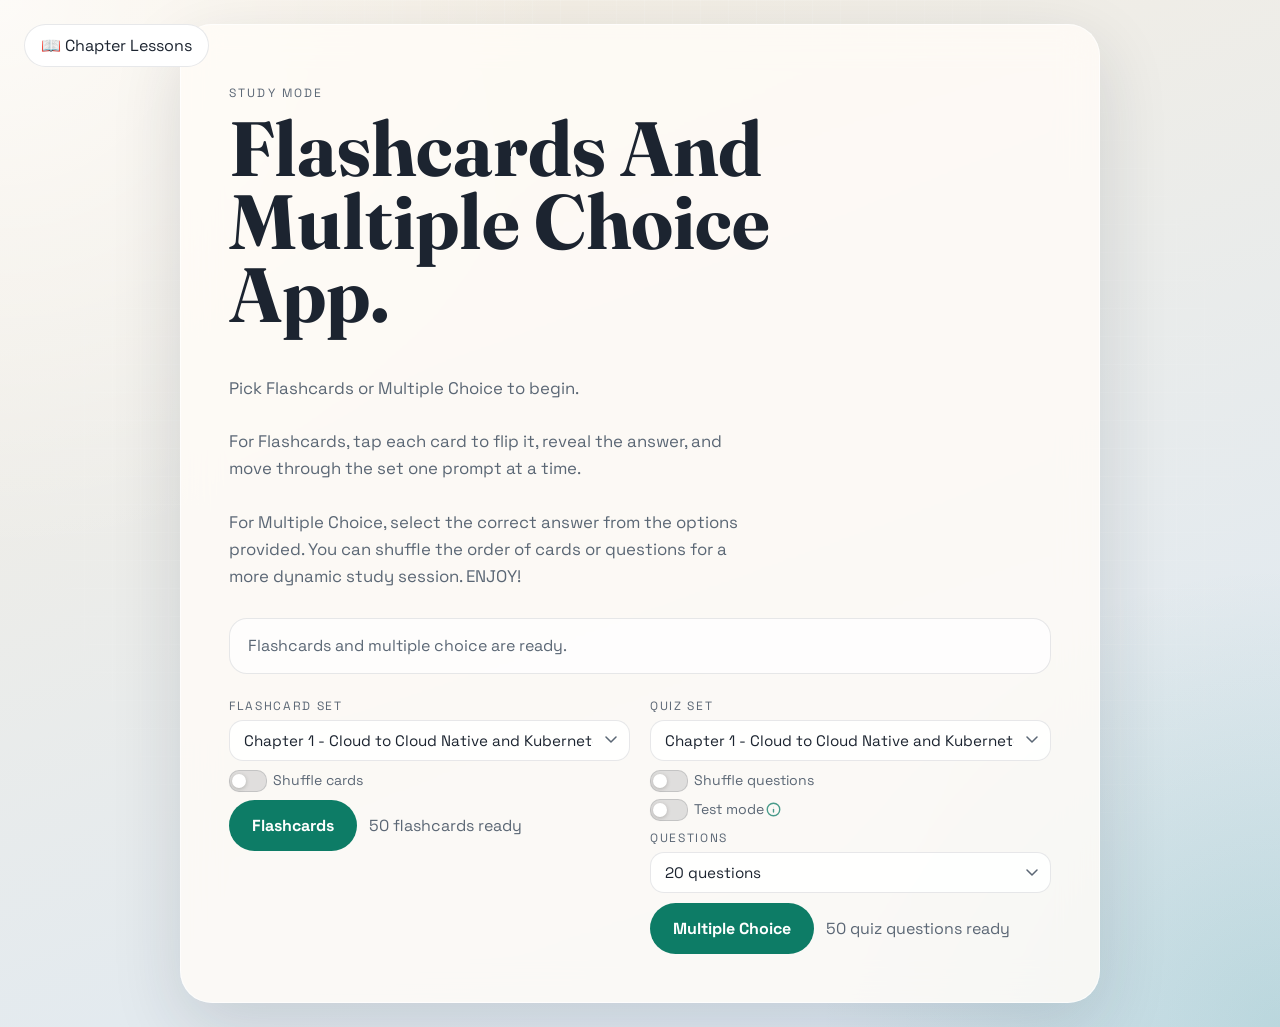
<file: index.html>
<!DOCTYPE html>
<html lang="en">
<head>
  <meta charset="UTF-8">
  <meta name="viewport" content="width=device-width, initial-scale=1.0">
  <title>Flashcard Study App</title>
  <link rel="preconnect" href="https://fonts.googleapis.com">
  <link rel="preconnect" href="https://fonts.gstatic.com" crossorigin>
  <link href="https://fonts.googleapis.com/css2?family=Space+Grotesk:wght@400;500;700&family=Fraunces:opsz,wght@9..144,600&display=swap" rel="stylesheet">
  <link rel="stylesheet" href="Frontend/css/styles.css">
</head>
<body>
  <a href="Chapters/learning-app/index.html" class="ghost-button" style="position: fixed; top: 24px; left: 24px; text-decoration: none; z-index: 100;">📖 Chapter Lessons</a>
  <main class="app-shell">
    <section class="hero-panel" id="introScreen">
      <p class="eyebrow">Study mode</p>
      <h1>Flashcards And Multiple Choice App.</h1>
      <p class="hero-copy">
        <br>Pick Flashcards or Multiple Choice to begin. <br> <br> For Flashcards, tap each card to flip it, reveal the answer, and move through the set one prompt at a time. <br> <br> For Multiple Choice, select the correct answer from the options provided. You can shuffle the order of cards or questions for a more dynamic study session. ENJOY!
      </p>

      <div class="status-box" id="introStatus" aria-live="polite">
        Loading flashcards...
      </div>

      <div class="hero-actions">
        <div class="mode-slot">
          <div class="mode-select-wrap hidden" id="flashcardSelectWrap">
            <label class="mode-select-label" for="flashcardSelect">Flashcard set</label>
            <select class="mode-select" id="flashcardSelect" aria-label="Select flashcard set"></select>
          </div>
          <label class="shuffle-toggle">
            <input type="checkbox" id="flashcardShuffle">
            <span>Shuffle cards</span>
          </label>
          <div class="mode-slot-footer">
            <button class="mode-button" id="startButton" type="button" disabled>Flashcards</button>
            <span class="card-count" id="cardCount">0 flashcards ready</span>
          </div>
        </div>
        <div class="mode-slot">
          <div class="mode-select-wrap hidden" id="quizSelectWrap">
            <label class="mode-select-label" for="quizSelect">Quiz set</label>
            <select class="mode-select" id="quizSelect" aria-label="Select quiz set"></select>
          </div>
          <label class="shuffle-toggle">
            <input type="checkbox" id="quizShuffle">
            <span>Shuffle questions</span>
          </label>
          <label class="shuffle-toggle">
            <input type="checkbox" id="testModeToggle">
            <span>Test mode</span>
            <span class="info-icon" aria-label="What is test mode?" tabindex="0">
              <svg xmlns="http://www.w3.org/2000/svg" width="15" height="15" viewBox="0 0 24 24" fill="none" stroke="currentColor" stroke-width="2.2" stroke-linecap="round" stroke-linejoin="round" aria-hidden="true">
                <circle cx="12" cy="12" r="10"/>
                <line x1="12" y1="16" x2="12" y2="12"/>
                <circle cx="12" cy="8" r="0.5" fill="currentColor" stroke="none"/>
              </svg>
              <span class="info-tooltip" role="tooltip">In test mode, your score will be tracked but answers won&rsquo;t be revealed until the end&hellip;and no BACKIES! Happy studying!</span>
            </span>
          </label>
          <div class="mode-select-wrap" id="quizCountWrap">
            <label class="mode-select-label" for="quizCountSelect">Questions</label>
            <select class="mode-select" id="quizCountSelect" aria-label="Number of questions">
              <option value="20">20 questions</option>
              <option value="30">30 questions</option>
              <option value="40">40 questions</option>
              <option value="all">All questions</option>
              <option id="quizCount60Option" value="60">60 questions (Mock Exam ONLY)</option>
            </select>
          </div>
          <div class="mode-slot-footer">
            <button class="mode-button" id="quizButton" type="button" disabled>Multiple Choice</button>
            <span class="card-count" id="quizCount">0 quiz questions ready</span>
          </div>
        </div>
      </div>
    </section>

    <section class="study-panel hidden" id="studyScreen" aria-live="polite">
      <div class="study-toolbar">
        <button class="ghost-button" id="backButton" type="button">Back</button>
        <div id="testCounters" class="test-counters hidden" aria-hidden="true">
          <span class="counter-label">Correct:</span> <span id="correctCount">0</span>
          <span class="counter-sep">/</span>
          <span class="counter-label">Wrong:</span> <span id="wrongCount">0</span>
        </div>
        <div id="timerDisplay" class="timer hidden" aria-live="polite" title="Remaining time"></div>
        <div class="progress-text" id="progressText">Card 1 of 1</div>
      </div>

      <div class="flashcard-wrap">
        <button class="flashcard" id="flashcard" type="button" aria-label="Flip flashcard">
          <span class="flashcard-face flashcard-front">
            <span class="face-label">Question</span>
            <span class="face-content" id="questionText"></span>
          </span>
          <span class="flashcard-face flashcard-back">
            <span class="face-label">Answer</span>
            <span class="face-content" id="answerText"></span>
          </span>
        </button>
      </div>

      <section class="quiz-wrap hidden" id="quizWrap" aria-live="polite">
        <div class="quiz-card">
          <div class="quiz-result hidden" id="quizResultBadge" aria-hidden="true"></div>
          <span class="face-label">Question</span>
          <h2 class="quiz-question" id="quizQuestionText"></h2>
          <div class="quiz-options" id="quizOptions"></div>
        </div>
      </section>

      <p class="helper-text" id="helperText">Click the card to reveal the answer.</p>

      <div class="study-actions">
        <button class="secondary-button" id="prevButton" type="button">Previous</button>
        <button class="primary-button" id="nextButton" type="button">Next</button>
      </div>

      <div class="status-box hidden" id="studyStatus" aria-live="polite"></div>
      <div class="status-box hidden" id="quizExplanation" aria-live="polite"></div>
    </section>
  </main>

  <script type="module" src="Frontend/js/app.js"></script>
</body>
</html>
</file>
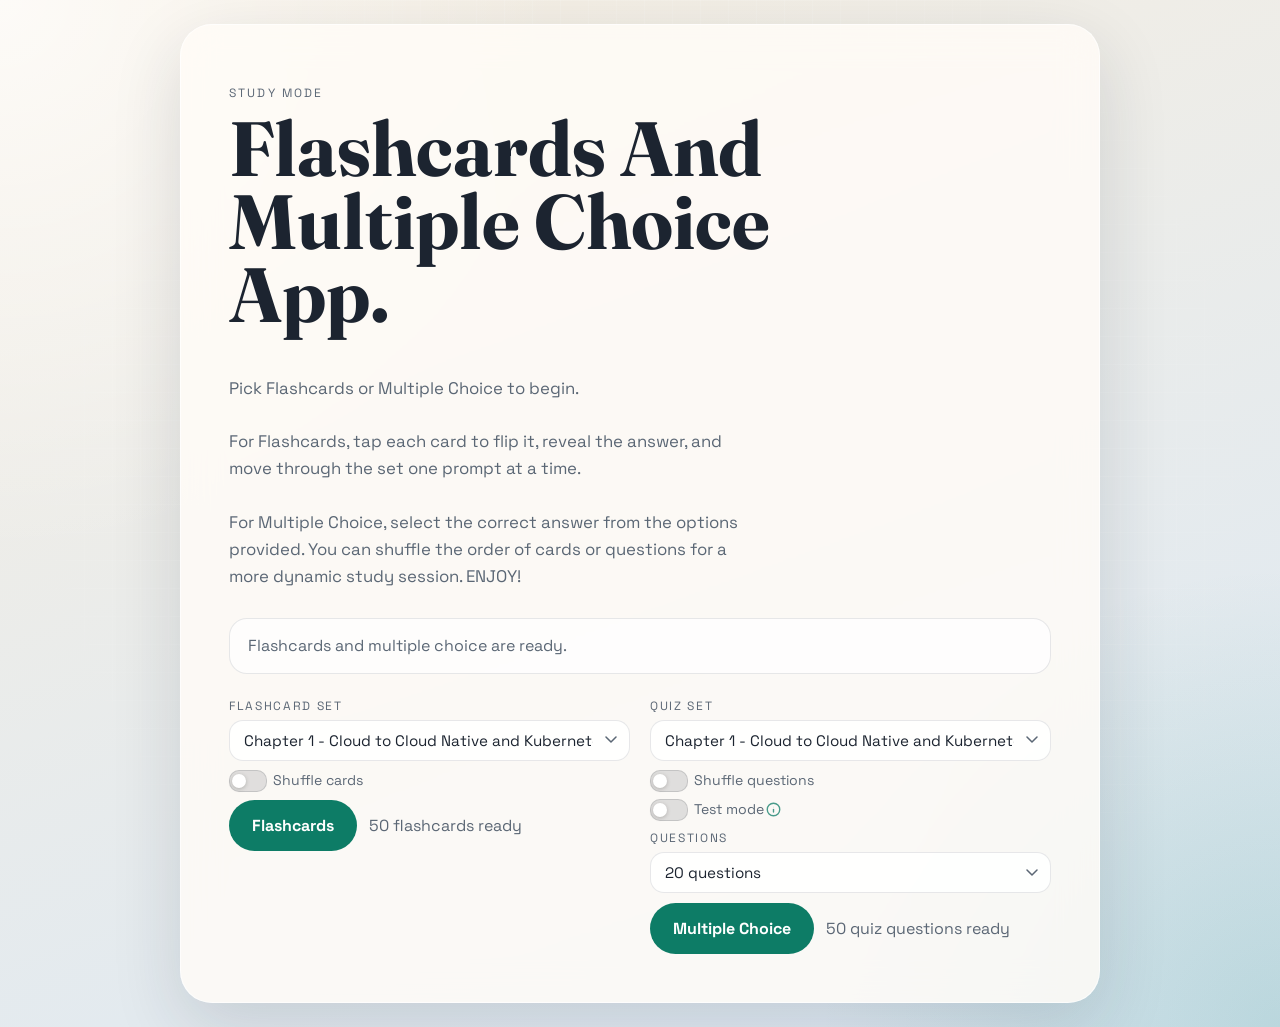
<file: Backup/index.html>
<!DOCTYPE html>
<html lang="en">
<head>
  <meta charset="UTF-8">
  <meta name="viewport" content="width=device-width, initial-scale=1.0">
  <title>Flashcard Study App</title>
  <link rel="preconnect" href="https://fonts.googleapis.com">
  <link rel="preconnect" href="https://fonts.gstatic.com" crossorigin>
  <link href="https://fonts.googleapis.com/css2?family=Space+Grotesk:wght@400;500;700&family=Fraunces:opsz,wght@9..144,600&display=swap" rel="stylesheet">
  <link rel="stylesheet" href="Frontend/css/styles.css">
</head>
<body>
  <main class="app-shell">
    <section class="hero-panel" id="introScreen">
      <p class="eyebrow">Study mode</p>
      <h1>Flashcards And Multiple Choice App.</h1>
      <p class="hero-copy">
        <br>Pick Flashcards or Multiple Choice to begin. <br> <br> For Flashcards, tap each card to flip it, reveal the answer, and move through the set one prompt at a time. <br> <br> For Multiple Choice, select the correct answer from the options provided. You can shuffle the order of cards or questions for a more dynamic study session. ENJOY!
      </p>

      <div class="status-box" id="introStatus" aria-live="polite">
        Loading flashcards...
      </div>

      <div class="hero-actions">
        <div class="mode-slot">
          <div class="mode-select-wrap hidden" id="flashcardSelectWrap">
            <label class="mode-select-label" for="flashcardSelect">Flashcard set</label>
            <select class="mode-select" id="flashcardSelect" aria-label="Select flashcard set"></select>
          </div>
          <label class="shuffle-toggle">
            <input type="checkbox" id="flashcardShuffle">
            <span>Shuffle cards</span>
          </label>
          <div class="mode-slot-footer">
            <button class="mode-button" id="startButton" type="button" disabled>Flashcards</button>
            <span class="card-count" id="cardCount">0 flashcards ready</span>
          </div>
        </div>
        <div class="mode-slot">
          <div class="mode-select-wrap hidden" id="quizSelectWrap">
            <label class="mode-select-label" for="quizSelect">Quiz set</label>
            <select class="mode-select" id="quizSelect" aria-label="Select quiz set"></select>
          </div>
          <label class="shuffle-toggle">
            <input type="checkbox" id="quizShuffle">
            <span>Shuffle questions</span>
          </label>
          <label class="shuffle-toggle">
            <input type="checkbox" id="testModeToggle">
            <span>Test mode</span>
            <span class="info-icon" aria-label="What is test mode?" tabindex="0">
              <svg xmlns="http://www.w3.org/2000/svg" width="15" height="15" viewBox="0 0 24 24" fill="none" stroke="currentColor" stroke-width="2.2" stroke-linecap="round" stroke-linejoin="round" aria-hidden="true">
                <circle cx="12" cy="12" r="10"/>
                <line x1="12" y1="16" x2="12" y2="12"/>
                <circle cx="12" cy="8" r="0.5" fill="currentColor" stroke="none"/>
              </svg>
              <span class="info-tooltip" role="tooltip">In test mode, your score will be tracked but answers won&rsquo;t be revealed until the end&hellip;and no BACKIES! Happy studying!</span>
            </span>
          </label>
          <div class="mode-select-wrap" id="quizCountWrap">
            <label class="mode-select-label" for="quizCountSelect">Questions</label>
            <select class="mode-select" id="quizCountSelect" aria-label="Number of questions">
              <option value="20">20 questions</option>
              <option value="30">30 questions</option>
              <option value="40">40 questions</option>
              <option value="all">All questions</option>
              <option id="quizCount60Option" value="60">60 questions (Mock Exam ONLY)</option>
            </select>
          </div>
          <div class="mode-slot-footer">
            <button class="mode-button" id="quizButton" type="button" disabled>Multiple Choice</button>
            <span class="card-count" id="quizCount">0 quiz questions ready</span>
          </div>
        </div>
      </div>
    </section>

    <section class="study-panel hidden" id="studyScreen" aria-live="polite">
      <div class="study-toolbar">
        <button class="ghost-button" id="backButton" type="button">Back</button>
        <div id="testCounters" class="test-counters hidden" aria-hidden="true">
          <span class="counter-label">Correct:</span> <span id="correctCount">0</span>
          <span class="counter-sep">/</span>
          <span class="counter-label">Wrong:</span> <span id="wrongCount">0</span>
        </div>
        <div id="timerDisplay" class="timer hidden" aria-live="polite" title="Remaining time"></div>
        <div class="progress-text" id="progressText">Card 1 of 1</div>
      </div>

      <div class="flashcard-wrap">
        <button class="flashcard" id="flashcard" type="button" aria-label="Flip flashcard">
          <span class="flashcard-face flashcard-front">
            <span class="face-label">Question</span>
            <span class="face-content" id="questionText"></span>
          </span>
          <span class="flashcard-face flashcard-back">
            <span class="face-label">Answer</span>
            <span class="face-content" id="answerText"></span>
          </span>
        </button>
      </div>

      <section class="quiz-wrap hidden" id="quizWrap" aria-live="polite">
        <div class="quiz-card">
          <div class="quiz-result hidden" id="quizResultBadge" aria-hidden="true"></div>
          <span class="face-label">Question</span>
          <h2 class="quiz-question" id="quizQuestionText"></h2>
          <div class="quiz-options" id="quizOptions"></div>
        </div>
      </section>

      <p class="helper-text" id="helperText">Click the card to reveal the answer.</p>

      <div class="study-actions">
        <button class="secondary-button" id="prevButton" type="button">Previous</button>
        <button class="primary-button" id="nextButton" type="button">Next</button>
      </div>

      <div class="status-box hidden" id="studyStatus" aria-live="polite"></div>
      <div class="status-box hidden" id="quizExplanation" aria-live="polite"></div>
    </section>
  </main>

  <script type="module" src="Frontend/js/app.js"></script>
</body>
</html>
</file>
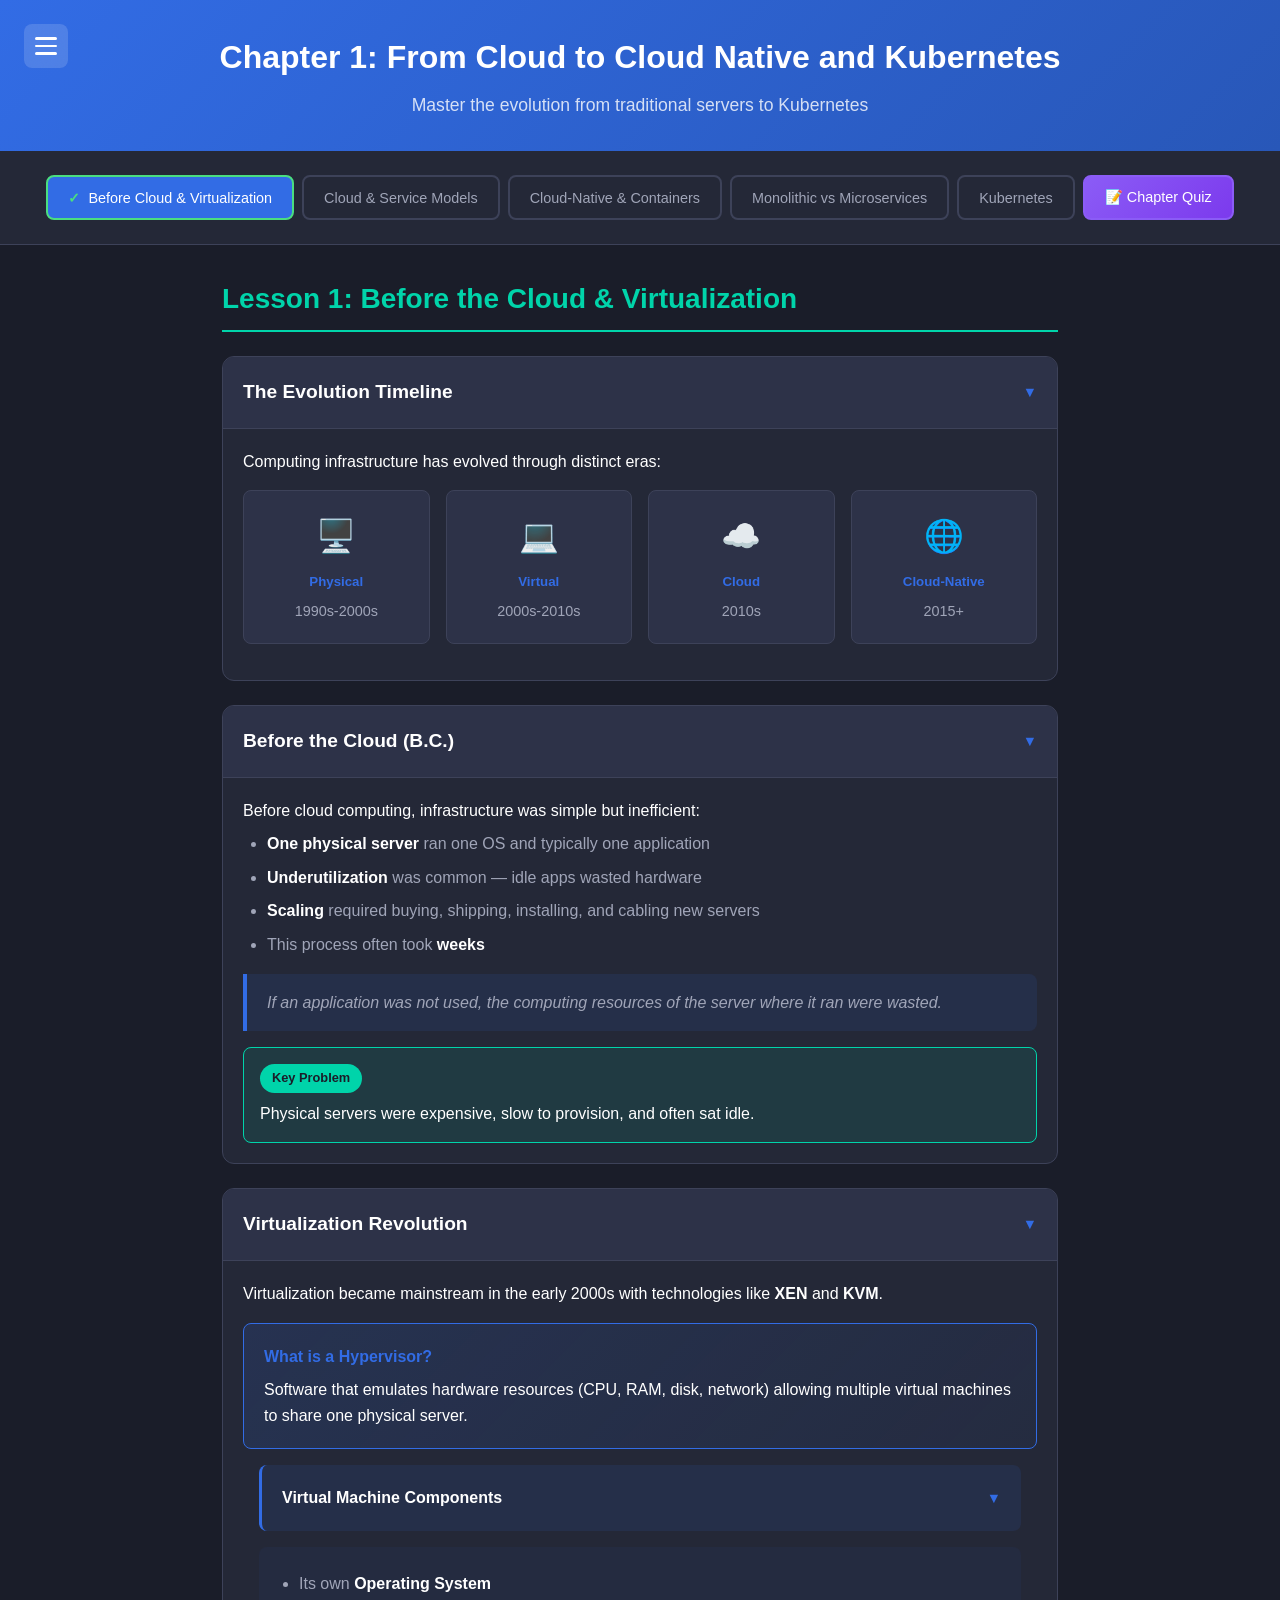
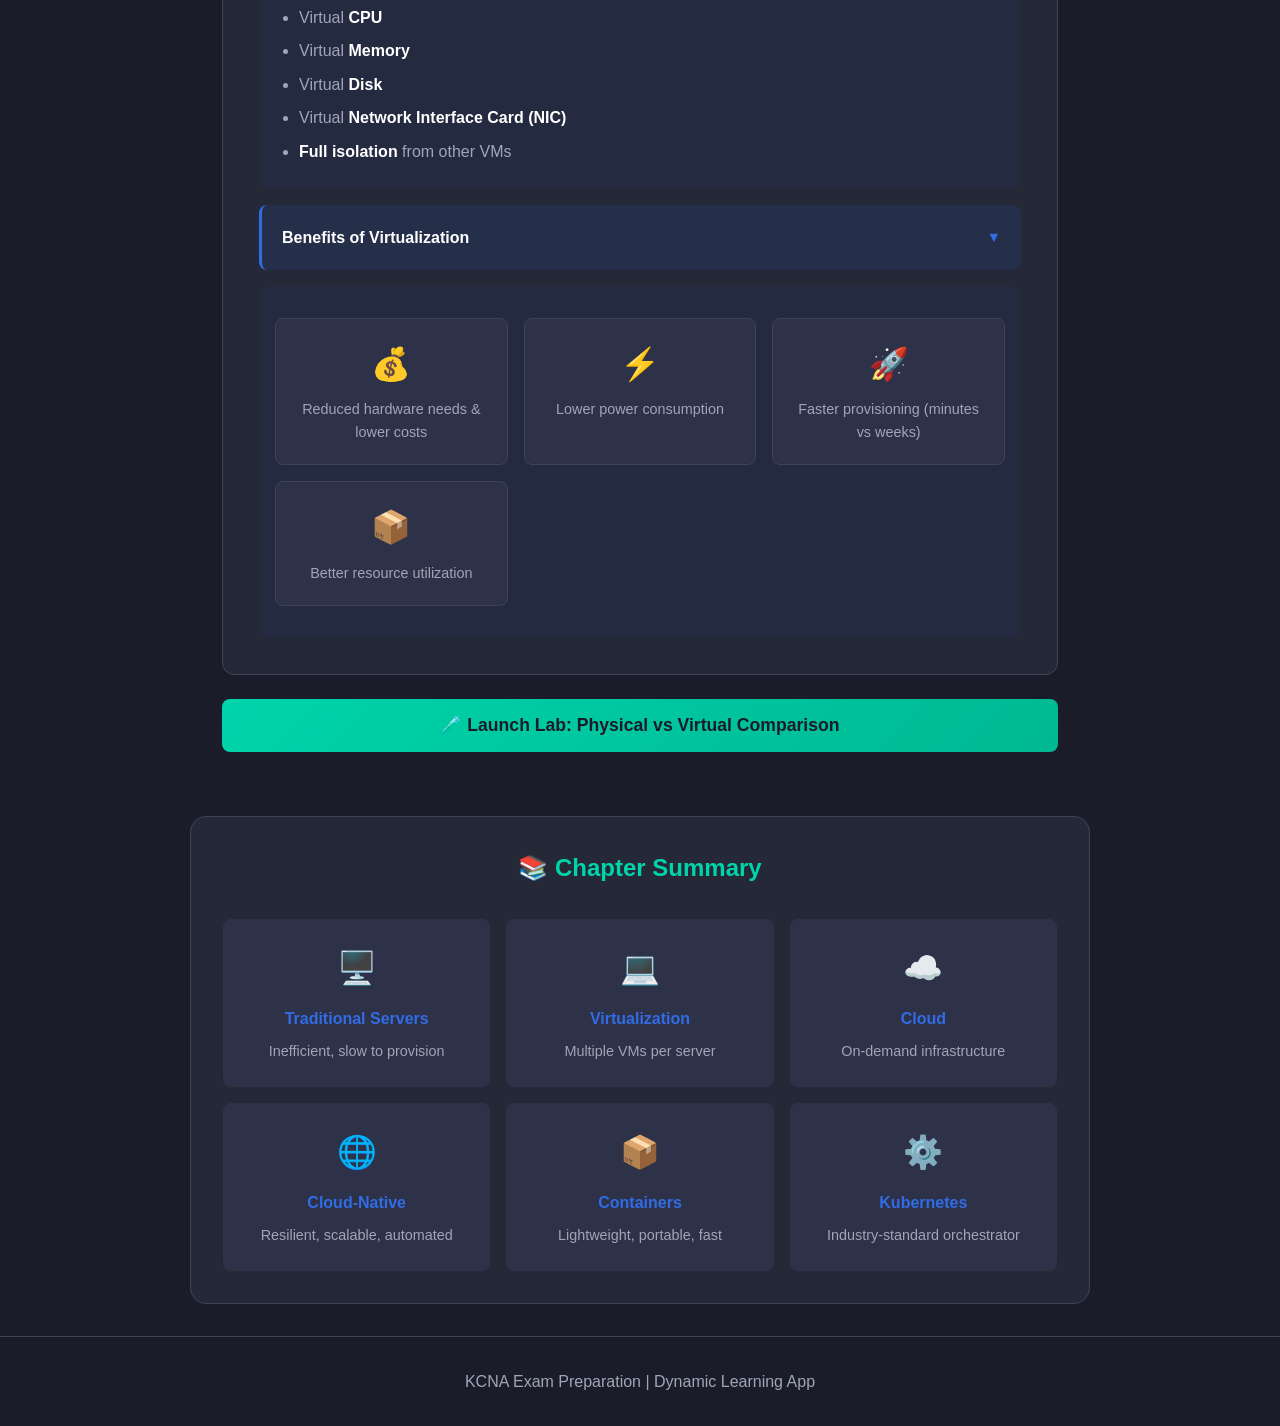
<file: Chapters/learning-app/index.html>
<!DOCTYPE html>
<html lang="en">
<head>
    <meta charset="UTF-8">
    <meta name="viewport" content="width=device-width, initial-scale=1.0">
    <title>KCNA Learning App</title>
    <link rel="stylesheet" href="styles.css">
</head>
<body>
    <header id="app-header">
        <h1 id="chapter-title">Loading...</h1>
        <p class="subtitle" id="chapter-subtitle"></p>
        
        <!-- Chapter Selector Hamburger -->
        <div class="chapter-menu">
            <button class="hamburger" id="hamburger-btn" onclick="toggleChapterMenu()">
                <span class="hamburger-line"></span>
                <span class="hamburger-line"></span>
                <span class="hamburger-line"></span>
            </button>
            <div class="chapter-dropdown" id="chapter-dropdown">
                <h4>📖 Select Chapter</h4>
                <div class="chapter-list" id="chapter-list">
                    <!-- Dynamically populated -->
                </div>
                <a href="../../index.html" class="chapter-item" style="display: flex; align-items: center; gap: 0.5rem; text-decoration: none; border-top: 1px solid var(--border-color);">
                    🏠 Back to Flashcards
                </a>
            </div>
        </div>
    </header>

    <nav class="lesson-nav" id="lesson-nav">
        <!-- Dynamically populated -->
    </nav>

    <main class="content-area" id="content-area">
        <!-- Dynamically populated -->
    </main>

    <!-- LAB POPUP -->
    <div class="lab-overlay hidden" id="lab-overlay" onclick="closeLab()"></div>
    <div class="lab-panel hidden" id="lab-panel">
        <div class="lab-header">
            <h3 id="lab-title">Lab</h3>
            <button class="close-btn" onclick="closeLab()">✕</button>
        </div>
        <div class="lab-content" id="lab-content">
            <!-- Dynamically populated -->
        </div>
    </div>

    <!-- Chapter Summary -->
    <section class="summary-section" id="summary-section">
        <h2>📚 Chapter Summary</h2>
        <div class="summary-grid" id="summary-grid">
            <!-- Dynamically populated -->
        </div>
    </section>

    <footer>
        <p>KCNA Exam Preparation | Dynamic Learning App</p>
    </footer>

    <script src="app.js"></script>
</body>
</html>
</file>
<file: Frontend/css/styles.css>
:root {
  --bg-top: #f7efe2;
  --bg-bottom: #dbe8f4;
  --panel: rgba(255, 252, 247, 0.84);
  --panel-strong: rgba(255, 255, 255, 0.96);
  --text-main: #1c2430;
  --text-muted: #5b6775;
  --accent: #0d7c66;
  --accent-dark: #085c4b;
  --accent-soft: #d9f1e8;
  --danger: #c23b3b;
  --danger-soft: #ffe8e6;
  --border: rgba(28, 36, 48, 0.1);
  --shadow: 0 24px 70px rgba(28, 36, 48, 0.14);
}

* {
  box-sizing: border-box;
}

body {
  margin: 0;
  min-height: 100vh;
  font-family: "Space Grotesk", sans-serif;
  color: var(--text-main);
  background:
    radial-gradient(circle at top left, rgba(255, 255, 255, 0.75), transparent 34%),
    radial-gradient(circle at bottom right, rgba(13, 124, 102, 0.16), transparent 28%),
    linear-gradient(160deg, var(--bg-top), var(--bg-bottom));
}

body::before {
  content: "";
  position: fixed;
  inset: 0;
  background-image: linear-gradient(rgba(255, 255, 255, 0.24) 1px, transparent 1px), linear-gradient(90deg, rgba(255, 255, 255, 0.24) 1px, transparent 1px);
  background-size: 28px 28px;
  mask-image: radial-gradient(circle at center, black 35%, transparent 85%);
  pointer-events: none;
}

.app-shell {
  position: relative;
  min-height: 100vh;
  display: grid;
  place-items: center;
  padding: 24px;
}

.hero-panel,
.study-panel {
  width: min(100%, 920px);
  background: var(--panel);
  border: 1px solid rgba(255, 255, 255, 0.65);
  border-radius: 32px;
  box-shadow: var(--shadow);
  backdrop-filter: blur(18px);
}

.hero-panel {
  padding: 48px;
  animation: float-in 600ms ease;
}

.eyebrow,
.face-label {
  text-transform: uppercase;
  letter-spacing: 0.18em;
  font-size: 0.75rem;
  color: var(--text-muted);
}

h1 {
  margin: 12px 0 16px;
  max-width: 12ch;
  font-family: "Fraunces", serif;
  font-size: clamp(2.7rem, 6vw, 4.8rem);
  line-height: 0.95;
}

.hero-copy {
  max-width: 48ch;
  margin: 0 0 28px;
  font-size: 1.05rem;
  line-height: 1.6;
  color: var(--text-muted);
}

.status-box {
  min-height: 56px;
  display: flex;
  align-items: center;
  padding: 16px 18px;
  border-radius: 18px;
  background: rgba(255, 255, 255, 0.7);
  border: 1px solid var(--border);
  color: var(--text-muted);
}

.study-toolbar,
.study-actions {
  display: flex;
  align-items: center;
  justify-content: space-between;
  gap: 16px;
}

.hero-actions {
  display: flex;
  align-items: flex-start;
  gap: 20px;
  margin-top: 24px;
  flex-wrap: wrap;
}

.mode-slot {
  display: flex;
  flex-direction: column;
  gap: 10px;
  flex: 1 1 200px;
}

.mode-slot-footer {
  display: flex;
  align-items: center;
  gap: 12px;
  flex-wrap: wrap;
}

.mode-select-wrap {
  display: flex;
  flex-direction: column;
  gap: 6px;
}

.mode-select-label {
  text-transform: uppercase;
  letter-spacing: 0.14em;
  font-size: 0.75rem;
  color: var(--text-muted);
}

.mode-select {
  appearance: none;
  -webkit-appearance: none;
  width: 100%;
  padding: 10px 36px 10px 14px;
  border-radius: 14px;
  border: 1px solid var(--border);
  background-color: rgba(255, 255, 255, 0.85);
  background-image: url("data:image/svg+xml,%3Csvg xmlns='http://www.w3.org/2000/svg' width='12' height='8' viewBox='0 0 12 8'%3E%3Cpath d='M1 1l5 5 5-5' stroke='%235b6775' stroke-width='1.5' fill='none' stroke-linecap='round' stroke-linejoin='round'/%3E%3C%2Fsvg%3E");
  background-repeat: no-repeat;
  background-position: right 12px center;
  background-size: 12px;
  font: inherit;
  font-size: 0.95rem;
  color: var(--text-main);
  cursor: pointer;
  transition: border-color 180ms ease, box-shadow 180ms ease;
}

.mode-select:focus {
  outline: none;
  border-color: var(--accent);
  box-shadow: 0 0 0 3px rgba(13, 124, 102, 0.15);
}

.shuffle-toggle {
  display: flex;
  align-items: center;
  gap: 0;
  font-size: 0.88rem;
  color: var(--text-muted);
  cursor: pointer;
  user-select: none;
}

/* Hide native checkbox */
.shuffle-toggle input[type="checkbox"] {
  position: absolute;
  opacity: 0;
  width: 0;
  height: 0;
  pointer-events: none;
}

/* Track + thumb via span pseudo-elements */
.shuffle-toggle input[type="checkbox"] + span {
  position: relative;
  padding-left: 44px;
  line-height: 1.4;
}

.shuffle-toggle input[type="checkbox"] + span::before {
  content: '';
  position: absolute;
  left: 0;
  top: 50%;
  transform: translateY(-50%);
  width: 36px;
  height: 20px;
  border-radius: 10px;
  background: rgba(28, 36, 48, 0.12);
  border: 1.5px solid rgba(28, 36, 48, 0.14);
  transition: background 200ms ease, border-color 200ms ease, box-shadow 200ms ease;
}

.shuffle-toggle input[type="checkbox"] + span::after {
  content: '';
  position: absolute;
  left: 3px;
  top: 50%;
  transform: translateY(-50%);
  width: 14px;
  height: 14px;
  border-radius: 50%;
  background: #fff;
  box-shadow: 0 1px 4px rgba(0, 0, 0, 0.22);
  transition: left 200ms ease, background 200ms ease;
}

.shuffle-toggle input[type="checkbox"]:checked + span::before {
  background: var(--accent);
  border-color: var(--accent-dark);
}

.shuffle-toggle input[type="checkbox"]:checked + span::after {
  left: 19px;
  background: #fff;
}

.shuffle-toggle:hover input[type="checkbox"] + span::before {
  border-color: var(--accent);
}

.shuffle-toggle:focus-within input[type="checkbox"] + span::before {
  box-shadow: 0 0 0 3px rgba(13, 124, 102, 0.2);
}

.info-icon {
  position: relative;
  display: inline-flex;
  align-items: center;
  color: var(--accent);
  cursor: default;
  line-height: 1;
  vertical-align: middle;
  opacity: 0.75;
  transition: opacity 150ms ease;
  padding: 0 0 2px 2px;
}

.info-icon:hover,
.info-icon:focus {
  opacity: 1;
  outline: none;
}

.info-tooltip {
  display: none;
  position: absolute;
  bottom: calc(100% + 8px);
  left: 50%;
  transform: translateX(-50%);
  width: 220px;
  background: #1a1a2e;
  color: #f0f0f0;
  font-size: 0.8rem;
  font-weight: 400;
  line-height: 1.45;
  padding: 10px 12px;
  border-radius: 8px;
  box-shadow: 0 4px 16px rgba(0,0,0,0.35);
  pointer-events: none;
  z-index: 100;
  white-space: normal;
  text-align: left;
}

.info-tooltip::after {
  content: '';
  position: absolute;
  top: 100%;
  left: 50%;
  transform: translateX(-50%);
  border: 6px solid transparent;
  border-top-color: #1a1a2e;
}

.info-icon:hover .info-tooltip,
.info-icon:focus .info-tooltip {
  display: block;
}

.primary-button,
.secondary-button,
.mode-button,
.ghost-button,
.flashcard {
  font: inherit;
}

.primary-button,
.secondary-button,
.mode-button,
.ghost-button {
  border: 0;
  border-radius: 999px;
  cursor: pointer;
  transition: transform 180ms ease, opacity 180ms ease, background-color 180ms ease;
}

.primary-button,
.secondary-button,
.mode-button {
  padding: 14px 22px;
  font-weight: 700;
}

.primary-button {
  background: var(--accent);
  color: #fff;
}

.mode-button {
  background: transparent;
  color: var(--text-main);
  border: 1px solid rgba(28, 36, 48, 0.18);
}

.mode-button.is-ready {
  background: var(--accent);
  color: #fff;
  border-color: transparent;
}

.primary-button:hover:not(:disabled),
.secondary-button:hover:not(:disabled),
.mode-button:hover:not(:disabled),
.ghost-button:hover {
  transform: translateY(-2px);
}

.primary-button:disabled,
.secondary-button:disabled,
.mode-button:disabled {
  cursor: not-allowed;
}

.mode-button:disabled {
  opacity: 1;
}

.secondary-button,
.ghost-button {
  background: var(--panel-strong);
  color: var(--text-main);
  border: 1px solid var(--border);
}

.ghost-button {
  padding: 10px 16px;
}

.card-count,
.progress-text,
.helper-text {
  color: var(--text-muted);
}

.study-panel {
  padding: 28px;
}

.flashcard-wrap {
  perspective: 1600px;
  margin: 28px 0 18px;
}

.quiz-wrap {
  margin: 28px 0 18px;
}

.flashcard {
  position: relative;
  width: 100%;
  min-height: 420px;
  padding: 0;
  border: 0;
  border-radius: 28px;
  background: transparent;
  transform-style: preserve-3d;
  transition: transform 700ms cubic-bezier(0.2, 0.8, 0.2, 1);
  cursor: pointer;
}

.flashcard.is-flipped {
  transform: rotateY(180deg);
}

.flashcard-face {
  position: absolute;
  inset: 0;
  display: flex;
  flex-direction: column;
  justify-content: space-between;
  gap: 20px;
  padding: 28px;
  border-radius: 28px;
  backface-visibility: hidden;
  box-shadow: var(--shadow);
}

.flashcard-front {
  background: linear-gradient(145deg, #ffffff, #fff4dd);
}

.flashcard-back {
  background: linear-gradient(145deg, #0d7c66, #0a584a);
  color: #effff9;
  transform: rotateY(180deg);
}

.flashcard-back .face-label {
  color: rgba(239, 255, 249, 0.72);
}

.face-content {
  display: grid;
  place-items: center;
  flex: 1;
  text-align: center;
  font-family: "Fraunces", serif;
  font-size: clamp(1.6rem, 3.6vw, 2.8rem);
  line-height: 1.2;
}

.study-actions {
  margin-top: 20px;
}

.quiz-card {
  position: relative;
  padding: 28px;
  border-radius: 28px;
  background: linear-gradient(145deg, #ffffff, #eef7ff);
  box-shadow: var(--shadow);
}

.quiz-question {
  margin: 14px 0 24px;
  font-family: "Fraunces", serif;
  font-size: clamp(1.5rem, 3vw, 2.4rem);
  line-height: 1.2;
}

.quiz-options {
  display: grid;
  gap: 14px;
}

.quiz-option {
  width: 100%;
  padding: 16px 18px;
  border-radius: 18px;
  border: 1px solid var(--border);
  background: rgba(255, 255, 255, 0.94);
  color: var(--text-main);
  text-align: left;
  cursor: pointer;
  transition: transform 180ms ease, border-color 180ms ease, background-color 180ms ease;
}

.quiz-option:hover:not(:disabled) {
  transform: translateY(-2px);
}

.quiz-option.is-correct {
  background: var(--accent-soft);
  border-color: rgba(13, 124, 102, 0.5);
}

.quiz-option.is-wrong {
  background: var(--danger-soft);
  border-color: rgba(194, 59, 59, 0.45);
}

.quiz-option:disabled {
  cursor: default;
}

.quiz-result {
  position: absolute;
  top: 18px;
  right: 18px;
  display: grid;
  place-items: center;
  width: 42px;
  height: 42px;
  border-radius: 50%;
  font-size: 1.5rem;
  font-weight: 700;
}

.quiz-result.is-correct {
  background: var(--accent-soft);
  color: var(--accent-dark);
}

.quiz-result.is-wrong {
  background: var(--danger-soft);
  color: var(--danger);
}

.test-counters {
  display: flex;
  align-items: center;
  gap: 8px;
  font-weight: 700;
  color: var(--text-muted);
  margin-left: 8px;
}

.test-counters .counter-label {
  font-weight: 600;
  color: var(--text-muted);
}

.ghost-button:disabled {
  opacity: 0.55;
  cursor: not-allowed;
}

.hidden {
  display: none;
}

@keyframes float-in {
  from {
    opacity: 0;
    transform: translateY(18px) scale(0.98);
  }

  to {
    opacity: 1;
    transform: translateY(0) scale(1);
  }
}

@media (max-width: 720px) {
  .hero-panel,
  .study-panel {
    border-radius: 24px;
  }

  .hero-panel {
    padding: 32px 22px;
  }

  .study-panel {
    padding: 20px;
  }

  .flashcard {
    min-height: 360px;
  }

  .quiz-card {
    padding: 22px;
  }

  .study-toolbar,
  .study-actions {
    flex-wrap: wrap;
  }

  .study-actions > button {
    flex: 1 1 140px;
  }
}
</file>
<file: Backup/Frontend/css/styles.css>
:root {
  --bg-top: #f7efe2;
  --bg-bottom: #dbe8f4;
  --panel: rgba(255, 252, 247, 0.84);
  --panel-strong: rgba(255, 255, 255, 0.96);
  --text-main: #1c2430;
  --text-muted: #5b6775;
  --accent: #0d7c66;
  --accent-dark: #085c4b;
  --accent-soft: #d9f1e8;
  --danger: #c23b3b;
  --danger-soft: #ffe8e6;
  --border: rgba(28, 36, 48, 0.1);
  --shadow: 0 24px 70px rgba(28, 36, 48, 0.14);
}

* {
  box-sizing: border-box;
}

body {
  margin: 0;
  min-height: 100vh;
  font-family: "Space Grotesk", sans-serif;
  color: var(--text-main);
  background:
    radial-gradient(circle at top left, rgba(255, 255, 255, 0.75), transparent 34%),
    radial-gradient(circle at bottom right, rgba(13, 124, 102, 0.16), transparent 28%),
    linear-gradient(160deg, var(--bg-top), var(--bg-bottom));
}

body::before {
  content: "";
  position: fixed;
  inset: 0;
  background-image: linear-gradient(rgba(255, 255, 255, 0.24) 1px, transparent 1px), linear-gradient(90deg, rgba(255, 255, 255, 0.24) 1px, transparent 1px);
  background-size: 28px 28px;
  mask-image: radial-gradient(circle at center, black 35%, transparent 85%);
  pointer-events: none;
}

.app-shell {
  position: relative;
  min-height: 100vh;
  display: grid;
  place-items: center;
  padding: 24px;
}

.hero-panel,
.study-panel {
  width: min(100%, 920px);
  background: var(--panel);
  border: 1px solid rgba(255, 255, 255, 0.65);
  border-radius: 32px;
  box-shadow: var(--shadow);
  backdrop-filter: blur(18px);
}

.hero-panel {
  padding: 48px;
  animation: float-in 600ms ease;
}

.eyebrow,
.face-label {
  text-transform: uppercase;
  letter-spacing: 0.18em;
  font-size: 0.75rem;
  color: var(--text-muted);
}

h1 {
  margin: 12px 0 16px;
  max-width: 12ch;
  font-family: "Fraunces", serif;
  font-size: clamp(2.7rem, 6vw, 4.8rem);
  line-height: 0.95;
}

.hero-copy {
  max-width: 48ch;
  margin: 0 0 28px;
  font-size: 1.05rem;
  line-height: 1.6;
  color: var(--text-muted);
}

.status-box {
  min-height: 56px;
  display: flex;
  align-items: center;
  padding: 16px 18px;
  border-radius: 18px;
  background: rgba(255, 255, 255, 0.7);
  border: 1px solid var(--border);
  color: var(--text-muted);
}

.study-toolbar,
.study-actions {
  display: flex;
  align-items: center;
  justify-content: space-between;
  gap: 16px;
}

.hero-actions {
  display: flex;
  align-items: flex-start;
  gap: 20px;
  margin-top: 24px;
  flex-wrap: wrap;
}

.mode-slot {
  display: flex;
  flex-direction: column;
  gap: 10px;
  flex: 1 1 200px;
}

.mode-slot-footer {
  display: flex;
  align-items: center;
  gap: 12px;
  flex-wrap: wrap;
}

.mode-select-wrap {
  display: flex;
  flex-direction: column;
  gap: 6px;
}

.mode-select-label {
  text-transform: uppercase;
  letter-spacing: 0.14em;
  font-size: 0.75rem;
  color: var(--text-muted);
}

.mode-select {
  appearance: none;
  -webkit-appearance: none;
  width: 100%;
  padding: 10px 36px 10px 14px;
  border-radius: 14px;
  border: 1px solid var(--border);
  background-color: rgba(255, 255, 255, 0.85);
  background-image: url("data:image/svg+xml,%3Csvg xmlns='http://www.w3.org/2000/svg' width='12' height='8' viewBox='0 0 12 8'%3E%3Cpath d='M1 1l5 5 5-5' stroke='%235b6775' stroke-width='1.5' fill='none' stroke-linecap='round' stroke-linejoin='round'/%3E%3C%2Fsvg%3E");
  background-repeat: no-repeat;
  background-position: right 12px center;
  background-size: 12px;
  font: inherit;
  font-size: 0.95rem;
  color: var(--text-main);
  cursor: pointer;
  transition: border-color 180ms ease, box-shadow 180ms ease;
}

.mode-select:focus {
  outline: none;
  border-color: var(--accent);
  box-shadow: 0 0 0 3px rgba(13, 124, 102, 0.15);
}

.shuffle-toggle {
  display: flex;
  align-items: center;
  gap: 0;
  font-size: 0.88rem;
  color: var(--text-muted);
  cursor: pointer;
  user-select: none;
}

/* Hide native checkbox */
.shuffle-toggle input[type="checkbox"] {
  position: absolute;
  opacity: 0;
  width: 0;
  height: 0;
  pointer-events: none;
}

/* Track + thumb via span pseudo-elements */
.shuffle-toggle input[type="checkbox"] + span {
  position: relative;
  padding-left: 44px;
  line-height: 1.4;
}

.shuffle-toggle input[type="checkbox"] + span::before {
  content: '';
  position: absolute;
  left: 0;
  top: 50%;
  transform: translateY(-50%);
  width: 36px;
  height: 20px;
  border-radius: 10px;
  background: rgba(28, 36, 48, 0.12);
  border: 1.5px solid rgba(28, 36, 48, 0.14);
  transition: background 200ms ease, border-color 200ms ease, box-shadow 200ms ease;
}

.shuffle-toggle input[type="checkbox"] + span::after {
  content: '';
  position: absolute;
  left: 3px;
  top: 50%;
  transform: translateY(-50%);
  width: 14px;
  height: 14px;
  border-radius: 50%;
  background: #fff;
  box-shadow: 0 1px 4px rgba(0, 0, 0, 0.22);
  transition: left 200ms ease, background 200ms ease;
}

.shuffle-toggle input[type="checkbox"]:checked + span::before {
  background: var(--accent);
  border-color: var(--accent-dark);
}

.shuffle-toggle input[type="checkbox"]:checked + span::after {
  left: 19px;
  background: #fff;
}

.shuffle-toggle:hover input[type="checkbox"] + span::before {
  border-color: var(--accent);
}

.shuffle-toggle:focus-within input[type="checkbox"] + span::before {
  box-shadow: 0 0 0 3px rgba(13, 124, 102, 0.2);
}

.info-icon {
  position: relative;
  display: inline-flex;
  align-items: center;
  color: var(--accent);
  cursor: default;
  line-height: 1;
  vertical-align: middle;
  opacity: 0.75;
  transition: opacity 150ms ease;
  padding: 0 0 2px 2px;
}

.info-icon:hover,
.info-icon:focus {
  opacity: 1;
  outline: none;
}

.info-tooltip {
  display: none;
  position: absolute;
  bottom: calc(100% + 8px);
  left: 50%;
  transform: translateX(-50%);
  width: 220px;
  background: #1a1a2e;
  color: #f0f0f0;
  font-size: 0.8rem;
  font-weight: 400;
  line-height: 1.45;
  padding: 10px 12px;
  border-radius: 8px;
  box-shadow: 0 4px 16px rgba(0,0,0,0.35);
  pointer-events: none;
  z-index: 100;
  white-space: normal;
  text-align: left;
}

.info-tooltip::after {
  content: '';
  position: absolute;
  top: 100%;
  left: 50%;
  transform: translateX(-50%);
  border: 6px solid transparent;
  border-top-color: #1a1a2e;
}

.info-icon:hover .info-tooltip,
.info-icon:focus .info-tooltip {
  display: block;
}

.primary-button,
.secondary-button,
.mode-button,
.ghost-button,
.flashcard {
  font: inherit;
}

.primary-button,
.secondary-button,
.mode-button,
.ghost-button {
  border: 0;
  border-radius: 999px;
  cursor: pointer;
  transition: transform 180ms ease, opacity 180ms ease, background-color 180ms ease;
}

.primary-button,
.secondary-button,
.mode-button {
  padding: 14px 22px;
  font-weight: 700;
}

.primary-button {
  background: var(--accent);
  color: #fff;
}

.mode-button {
  background: transparent;
  color: var(--text-main);
  border: 1px solid rgba(28, 36, 48, 0.18);
}

.mode-button.is-ready {
  background: var(--accent);
  color: #fff;
  border-color: transparent;
}

.primary-button:hover:not(:disabled),
.secondary-button:hover:not(:disabled),
.mode-button:hover:not(:disabled),
.ghost-button:hover {
  transform: translateY(-2px);
}

.primary-button:disabled,
.secondary-button:disabled,
.mode-button:disabled {
  cursor: not-allowed;
}

.mode-button:disabled {
  opacity: 1;
}

.secondary-button,
.ghost-button {
  background: var(--panel-strong);
  color: var(--text-main);
  border: 1px solid var(--border);
}

.ghost-button {
  padding: 10px 16px;
}

.card-count,
.progress-text,
.helper-text {
  color: var(--text-muted);
}

.study-panel {
  padding: 28px;
}

.flashcard-wrap {
  perspective: 1600px;
  margin: 28px 0 18px;
}

.quiz-wrap {
  margin: 28px 0 18px;
}

.flashcard {
  position: relative;
  width: 100%;
  min-height: 420px;
  padding: 0;
  border: 0;
  border-radius: 28px;
  background: transparent;
  transform-style: preserve-3d;
  transition: transform 700ms cubic-bezier(0.2, 0.8, 0.2, 1);
  cursor: pointer;
}

.flashcard.is-flipped {
  transform: rotateY(180deg);
}

.flashcard-face {
  position: absolute;
  inset: 0;
  display: flex;
  flex-direction: column;
  justify-content: space-between;
  gap: 20px;
  padding: 28px;
  border-radius: 28px;
  backface-visibility: hidden;
  box-shadow: var(--shadow);
}

.flashcard-front {
  background: linear-gradient(145deg, #ffffff, #fff4dd);
}

.flashcard-back {
  background: linear-gradient(145deg, #0d7c66, #0a584a);
  color: #effff9;
  transform: rotateY(180deg);
}

.flashcard-back .face-label {
  color: rgba(239, 255, 249, 0.72);
}

.face-content {
  display: grid;
  place-items: center;
  flex: 1;
  text-align: center;
  font-family: "Fraunces", serif;
  font-size: clamp(1.6rem, 3.6vw, 2.8rem);
  line-height: 1.2;
}

.study-actions {
  margin-top: 20px;
}

.quiz-card {
  position: relative;
  padding: 28px;
  border-radius: 28px;
  background: linear-gradient(145deg, #ffffff, #eef7ff);
  box-shadow: var(--shadow);
}

.quiz-question {
  margin: 14px 0 24px;
  font-family: "Fraunces", serif;
  font-size: clamp(1.5rem, 3vw, 2.4rem);
  line-height: 1.2;
}

.quiz-options {
  display: grid;
  gap: 14px;
}

.quiz-option {
  width: 100%;
  padding: 16px 18px;
  border-radius: 18px;
  border: 1px solid var(--border);
  background: rgba(255, 255, 255, 0.94);
  color: var(--text-main);
  text-align: left;
  cursor: pointer;
  transition: transform 180ms ease, border-color 180ms ease, background-color 180ms ease;
}

.quiz-option:hover:not(:disabled) {
  transform: translateY(-2px);
}

.quiz-option.is-correct {
  background: var(--accent-soft);
  border-color: rgba(13, 124, 102, 0.5);
}

.quiz-option.is-wrong {
  background: var(--danger-soft);
  border-color: rgba(194, 59, 59, 0.45);
}

.quiz-option:disabled {
  cursor: default;
}

.quiz-result {
  position: absolute;
  top: 18px;
  right: 18px;
  display: grid;
  place-items: center;
  width: 42px;
  height: 42px;
  border-radius: 50%;
  font-size: 1.5rem;
  font-weight: 700;
}

.quiz-result.is-correct {
  background: var(--accent-soft);
  color: var(--accent-dark);
}

.quiz-result.is-wrong {
  background: var(--danger-soft);
  color: var(--danger);
}

.test-counters {
  display: flex;
  align-items: center;
  gap: 8px;
  font-weight: 700;
  color: var(--text-muted);
  margin-left: 8px;
}

.test-counters .counter-label {
  font-weight: 600;
  color: var(--text-muted);
}

.ghost-button:disabled {
  opacity: 0.55;
  cursor: not-allowed;
}

.hidden {
  display: none;
}

@keyframes float-in {
  from {
    opacity: 0;
    transform: translateY(18px) scale(0.98);
  }

  to {
    opacity: 1;
    transform: translateY(0) scale(1);
  }
}

@media (max-width: 720px) {
  .hero-panel,
  .study-panel {
    border-radius: 24px;
  }

  .hero-panel {
    padding: 32px 22px;
  }

  .study-panel {
    padding: 20px;
  }

  .flashcard {
    min-height: 360px;
  }

  .quiz-card {
    padding: 22px;
  }

  .study-toolbar,
  .study-actions {
    flex-wrap: wrap;
  }

  .study-actions > button {
    flex: 1 1 140px;
  }
}
</file>
<file: Chapters/learning-app/styles.css>
* {
    margin: 0;
    padding: 0;
    box-sizing: border-box;
}

:root {
    --primary: #326ce5;
    --primary-dark: #2857b8;
    --secondary: #00d4aa;
    --accent: #ff6b6b;
    --purple: #8b5cf6;
    --orange: #f97316;
    --bg-dark: #1a1d29;
    --bg-card: #242837;
    --bg-card-hover: #2d3248;
    --text-primary: #ffffff;
    --text-secondary: #a0a5b8;
    --border-color: #3d4259;
    --success: #4ade80;
    --error: #f87171;
    --warning: #fbbf24;
}

body {
    font-family: 'Segoe UI', Tahoma, Geneva, Verdana, sans-serif;
    background: var(--bg-dark);
    color: var(--text-primary);
    line-height: 1.6;
    min-height: 100vh;
}

/* Dynamic theme colors set via JS */
header {
    background: linear-gradient(135deg, var(--theme-color, var(--primary)) 0%, var(--theme-color-dark, var(--primary-dark)) 100%);
    padding: 2rem;
    text-align: center;
    box-shadow: 0 4px 20px rgba(0, 0, 0, 0.3);
    position: relative;
}

header h1 {
    font-size: 2rem;
    margin-bottom: 0.5rem;
}

header .subtitle {
    color: rgba(255, 255, 255, 0.8);
    font-size: 1.1rem;
}

/* Hamburger Menu */
.chapter-menu {
    position: fixed;
    top: 1.5rem;
    left: 1.5rem;
    z-index: 1001;
}

.hamburger {
    width: 44px;
    height: 44px;
    background: rgba(255, 255, 255, 0.15);
    border: none;
    border-radius: 8px;
    cursor: pointer;
    display: flex;
    flex-direction: column;
    justify-content: center;
    align-items: center;
    gap: 5px;
    padding: 10px;
    transition: background 0.3s ease;
    backdrop-filter: blur(10px);
}

.hamburger:hover {
    background: rgba(255, 255, 255, 0.25);
}

.hamburger-line {
    width: 22px;
    height: 2.5px;
    background: white;
    border-radius: 2px;
    transition: all 0.3s ease;
    transform-origin: center;
}

/* Hamburger Animation - Open State */
.hamburger.active .hamburger-line:nth-child(1) {
    transform: translateY(7.5px) rotate(45deg);
}

.hamburger.active .hamburger-line:nth-child(2) {
    opacity: 0;
    transform: scaleX(0);
}

.hamburger.active .hamburger-line:nth-child(3) {
    transform: translateY(-7.5px) rotate(-45deg);
}

/* Chapter Dropdown */
.chapter-dropdown {
    position: absolute;
    top: 54px;
    left: 0;
    width: 320px;
    background: var(--bg-card);
    border-radius: 12px;
    border: 1px solid var(--border-color);
    box-shadow: 0 15px 50px rgba(0, 0, 0, 0.5);
    opacity: 0;
    visibility: hidden;
    transform: translateY(-10px) scale(0.95);
    transform-origin: top left;
    transition: all 0.3s cubic-bezier(0.4, 0, 0.2, 1);
    z-index: 1000;
    overflow: hidden;
}

.chapter-dropdown.active {
    opacity: 1;
    visibility: visible;
    transform: translateY(0) scale(1);
}

.chapter-dropdown h4 {
    padding: 1rem 1.25rem;
    background: var(--bg-card-hover);
    border-bottom: 1px solid var(--border-color);
    font-size: 0.95rem;
    color: var(--text-secondary);
}

.chapter-list {
    max-height: 400px;
    overflow-y: auto;
}

.chapter-item {
    display: block;
    width: 100%;
    padding: 1rem 1.25rem;
    background: transparent;
    border: none;
    border-bottom: 1px solid var(--border-color);
    color: var(--text-primary);
    font-size: 0.95rem;
    text-align: left;
    cursor: pointer;
    transition: all 0.2s ease;
}

.chapter-item:last-child {
    border-bottom: none;
}

/* Reset Progress Button */
.chapter-item.reset-btn {
    color: var(--error);
    font-weight: 600;
    border-top: 1px solid var(--border-color);
    margin-top: 0.5rem;
    padding-top: 1rem;
}

.chapter-item.reset-btn:hover {
    background: rgba(248, 113, 113, 0.15);
}

.chapter-item:hover {
    background: var(--bg-card-hover);
    padding-left: 1.5rem;
}

.chapter-item.active {
    background: rgba(50, 108, 229, 0.15);
    border-left: 3px solid var(--theme-color, var(--primary));
    color: var(--theme-color, var(--primary));
    font-weight: 600;
}


/* Navigation */
.lesson-nav {
    display: flex;
    flex-wrap: wrap;
    justify-content: center;
    gap: 0.5rem;
    padding: 1.5rem;
    background: var(--bg-card);
    border-bottom: 1px solid var(--border-color);
    position: sticky;
    top: 0;
    z-index: 100;
}

.nav-btn {
    padding: 0.75rem 1.25rem;
    border: 2px solid var(--border-color);
    background: transparent;
    color: var(--text-secondary);
    border-radius: 8px;
    cursor: pointer;
    font-size: 0.9rem;
    font-weight: 500;
    transition: all 0.3s ease;
}

.nav-btn:hover {
    border-color: var(--theme-color, var(--primary));
    color: var(--theme-color, var(--primary));
}

.nav-btn.active {
    background: var(--theme-color, var(--primary));
    border-color: var(--theme-color, var(--primary));
    color: white;
}

/* Main Content */
.content-area {
    max-width: 900px;
    margin: 0 auto;
    padding: 2rem;
}

.lesson {
    animation: fadeIn 0.3s ease;
}

.lesson.hidden {
    display: none;
}

@keyframes fadeIn {
    from { opacity: 0; transform: translateY(10px); }
    to { opacity: 1; transform: translateY(0); }
}

.lesson h2 {
    color: var(--secondary);
    margin-bottom: 1.5rem;
    font-size: 1.75rem;
    border-bottom: 2px solid var(--secondary);
    padding-bottom: 0.5rem;
}

/* Lesson Cards */
.lesson-card {
    background: var(--bg-card);
    border-radius: 12px;
    margin-bottom: 1.5rem;
    overflow: hidden;
    border: 1px solid var(--border-color);
    transition: transform 0.2s ease, box-shadow 0.2s ease;
}

.lesson-card:hover {
    transform: translateY(-2px);
    box-shadow: 0 8px 25px rgba(0, 0, 0, 0.3);
}

.card-header {
    display: flex;
    justify-content: space-between;
    align-items: center;
    padding: 1.25rem;
    background: var(--bg-card-hover);
    cursor: pointer;
    transition: background 0.2s ease;
}

.card-header:hover {
    background: #363b52;
}

.card-header h3 {
    color: var(--text-primary);
    font-size: 1.2rem;
}

.card-header h4 {
    color: var(--text-primary);
    font-size: 1rem;
}

.card-header.nested {
    background: rgba(50, 108, 229, 0.1);
    border-left: 3px solid var(--theme-color, var(--primary));
    margin: 1rem;
    border-radius: 8px;
}

.toggle-icon {
    color: var(--theme-color, var(--primary));
    font-size: 0.9rem;
    transition: transform 0.3s ease;
}

.card-header.collapsed .toggle-icon {
    transform: rotate(-90deg);
}

.card-content {
    padding: 1.25rem;
    border-top: 1px solid var(--border-color);
}

.card-content.nested {
    padding: 1rem;
    margin: 0 1rem 1rem;
    background: rgba(50, 108, 229, 0.05);
    border-radius: 8px;
    border: none;
}

.card-content.hidden {
    display: none;
}

.card-content ul {
    margin-left: 1.5rem;
    margin-top: 0.5rem;
}

.card-content li {
    margin-bottom: 0.5rem;
    color: var(--text-secondary);
}

.card-content li strong {
    color: var(--text-primary);
}

/* Text Styles */
.highlight-text {
    font-size: 1.2rem;
    color: var(--secondary);
    font-weight: 600;
    text-align: center;
    padding: 1rem;
    background: rgba(0, 212, 170, 0.1);
    border-radius: 8px;
    margin-bottom: 1rem;
}

blockquote {
    background: rgba(50, 108, 229, 0.1);
    border-left: 4px solid var(--theme-color, var(--primary));
    padding: 1rem 1.25rem;
    margin: 1rem 0;
    font-style: italic;
    color: var(--text-secondary);
    border-radius: 0 8px 8px 0;
}

.key-point {
    background: rgba(0, 212, 170, 0.1);
    border: 1px solid var(--secondary);
    border-radius: 8px;
    padding: 1rem;
    margin-top: 1rem;
}

.badge {
    display: inline-block;
    background: var(--secondary);
    color: var(--bg-dark);
    padding: 0.25rem 0.75rem;
    border-radius: 20px;
    font-size: 0.8rem;
    font-weight: 600;
    margin-bottom: 0.5rem;
}

.concept-box {
    background: linear-gradient(135deg, rgba(50, 108, 229, 0.15) 0%, rgba(50, 108, 229, 0.05) 100%);
    border: 1px solid var(--theme-color, var(--primary));
    border-radius: 8px;
    padding: 1.25rem;
    margin: 1rem 0;
}

.concept-box h4 {
    color: var(--theme-color, var(--primary));
    margin-bottom: 0.5rem;
}

.example-box {
    background: rgba(0, 212, 170, 0.1);
    border: 1px solid var(--secondary);
    border-radius: 8px;
    padding: 1.25rem;
    margin-top: 1rem;
}

.example-box h4 {
    color: var(--secondary);
    margin-bottom: 0.5rem;
}

/* Grid Layouts */
.grid-2 {
    display: grid;
    grid-template-columns: repeat(auto-fit, minmax(200px, 1fr));
    gap: 1rem;
    margin: 1rem 0;
}

.grid-3 {
    display: grid;
    grid-template-columns: repeat(auto-fit, minmax(180px, 1fr));
    gap: 1rem;
    margin: 1rem 0;
}

.grid-4 {
    display: grid;
    grid-template-columns: repeat(auto-fit, minmax(150px, 1fr));
    gap: 1rem;
    margin: 1rem 0;
}

.grid-item {
    background: var(--bg-card-hover);
    padding: 1.25rem;
    border-radius: 8px;
    text-align: center;
    border: 1px solid var(--border-color);
}

.grid-item .icon {
    font-size: 2rem;
    margin-bottom: 0.5rem;
}

.grid-item h5 {
    color: var(--theme-color, var(--primary));
    margin-bottom: 0.5rem;
}

.grid-item p {
    color: var(--text-secondary);
    font-size: 0.9rem;
}

/* Tags */
.tags {
    display: flex;
    flex-wrap: wrap;
    gap: 0.5rem;
    margin: 0.5rem 0;
}

.tag {
    background: var(--bg-card-hover);
    color: var(--text-primary);
    padding: 0.5rem 1rem;
    border-radius: 20px;
    font-size: 0.9rem;
    border: 1px solid var(--border-color);
}

.tag.primary {
    background: var(--theme-color, var(--primary));
    border-color: var(--theme-color, var(--primary));
}

/* Comparison */
.comparison {
    display: grid;
    grid-template-columns: 1fr 1fr;
    gap: 1rem;
    margin: 1rem 0;
}

.comparison-side {
    padding: 1.25rem;
    border-radius: 8px;
}

.comparison-side.pros {
    background: rgba(74, 222, 128, 0.1);
    border: 1px solid var(--success);
}

.comparison-side.cons {
    background: rgba(248, 113, 113, 0.1);
    border: 1px solid var(--error);
}

.comparison-side h5 {
    margin-bottom: 0.75rem;
}

.comparison-side.pros h5 {
    color: var(--success);
}

.comparison-side.cons h5 {
    color: var(--error);
}

/* Stats */
.stats-row {
    display: flex;
    justify-content: space-around;
    padding: 1.5rem;
    background: var(--bg-card-hover);
    border-radius: 8px;
    margin: 1rem 0;
}

.stat {
    text-align: center;
}

.stat-number {
    display: block;
    font-size: 2rem;
    font-weight: bold;
    color: var(--theme-color, var(--primary));
}

.stat-label {
    color: var(--text-secondary);
    font-size: 0.9rem;
}

/* Lab Button */
.lab-btn {
    display: block;
    width: 100%;
    padding: 1rem;
    background: linear-gradient(135deg, var(--secondary) 0%, #00b894 100%);
    color: var(--bg-dark);
    border: none;
    border-radius: 8px;
    font-size: 1.1rem;
    font-weight: 600;
    cursor: pointer;
    transition: transform 0.2s ease, box-shadow 0.2s ease;
    margin-top: 1rem;
}

.lab-btn:hover {
    transform: translateY(-2px);
    box-shadow: 0 8px 25px rgba(0, 212, 170, 0.3);
}

/* Lab Overlay & Panel */
.lab-overlay {
    position: fixed;
    top: 0;
    left: 0;
    width: 100%;
    height: 100%;
    background: rgba(0, 0, 0, 0.7);
    z-index: 999;
    backdrop-filter: blur(4px);
}

.lab-overlay.hidden {
    display: none;
}

.lab-panel {
    position: fixed;
    top: 50%;
    left: 50%;
    transform: translate(-50%, -50%);
    width: 90%;
    max-width: 700px;
    max-height: 85vh;
    background: var(--bg-card);
    border-radius: 16px;
    z-index: 1000;
    overflow: hidden;
    box-shadow: 0 20px 60px rgba(0, 0, 0, 0.5);
    animation: slideIn 0.3s ease;
}

.lab-panel.hidden {
    display: none;
}

@keyframes slideIn {
    from { opacity: 0; transform: translate(-50%, -45%); }
    to { opacity: 1; transform: translate(-50%, -50%); }
}

.lab-header {
    display: flex;
    justify-content: space-between;
    align-items: center;
    padding: 1.25rem 1.5rem;
    background: linear-gradient(135deg, var(--theme-color, var(--primary)) 0%, var(--theme-color-dark, var(--primary-dark)) 100%);
}

.lab-header h3 {
    font-size: 1.2rem;
}

.close-btn {
    width: 36px;
    height: 36px;
    background: rgba(255, 255, 255, 0.2);
    border: none;
    border-radius: 50%;
    color: white;
    font-size: 1.2rem;
    cursor: pointer;
    transition: background 0.2s ease;
}

.close-btn:hover {
    background: rgba(255, 255, 255, 0.3);
}

.lab-content {
    padding: 1.5rem;
    max-height: calc(85vh - 70px);
    overflow-y: auto;
}

/* Quiz Styles */
.quiz-question {
    background: var(--bg-card-hover);
    padding: 1.25rem;
    border-radius: 8px;
    margin-bottom: 1rem;
}

.quiz-question p {
    margin-bottom: 1rem;
    font-weight: 500;
}

.quiz-options {
    display: flex;
    flex-direction: column;
    gap: 0.5rem;
}

.quiz-options label {
    display: flex;
    align-items: center;
    gap: 0.75rem;
    padding: 0.75rem 1rem;
    background: var(--bg-card);
    border-radius: 8px;
    cursor: pointer;
    transition: background 0.2s ease;
}

.quiz-options label:hover {
    background: rgba(50, 108, 229, 0.2);
}

.quiz-options input[type="radio"],
.quiz-options input[type="checkbox"] {
    accent-color: var(--theme-color, var(--primary));
    width: 18px;
    height: 18px;
}

.quiz-options.multi label {
    border-left: 3px solid var(--theme-color, var(--primary));
}

/* Drag Drop */
.drag-drop-area {
    margin: 1.5rem 0;
}

.drop-zones {
    display: grid;
    grid-template-columns: 1fr 1fr;
    gap: 1rem;
    margin-bottom: 1.5rem;
}

.drop-zone {
    min-height: 150px;
    background: var(--bg-card-hover);
    border: 2px dashed var(--border-color);
    border-radius: 12px;
    padding: 1rem;
    transition: border-color 0.2s ease;
}

.drop-zone:hover {
    border-color: var(--theme-color, var(--primary));
}

.drop-zone h4 {
    text-align: center;
    margin-bottom: 1rem;
    color: var(--theme-color, var(--primary));
}

.drag-items {
    display: flex;
    flex-wrap: wrap;
    gap: 0.75rem;
    justify-content: center;
}

.drag-item {
    background: var(--theme-color, var(--primary));
    color: white;
    padding: 0.75rem 1.25rem;
    border-radius: 8px;
    cursor: grab;
    font-size: 0.9rem;
    transition: transform 0.2s ease;
}

.drag-item:hover {
    transform: scale(1.05);
}

.drag-item.correct {
    background: var(--success);
}

.drag-item.incorrect {
    background: var(--error);
}

/* Check Button & Results */
.check-btn {
    display: block;
    width: 100%;
    padding: 1rem;
    background: var(--secondary);
    color: var(--bg-dark);
    border: none;
    border-radius: 8px;
    font-size: 1rem;
    font-weight: 600;
    cursor: pointer;
    transition: background 0.2s ease;
}

.check-btn:hover {
    background: #00b894;
}

.lab-result {
    margin-top: 1rem;
    padding: 1rem;
    border-radius: 8px;
    text-align: center;
    font-weight: 600;
}

.lab-result.success {
    background: rgba(74, 222, 128, 0.2);
    color: var(--success);
}

.lab-result.partial {
    background: rgba(251, 191, 36, 0.2);
    color: var(--warning);
}

.lab-result.error {
    background: rgba(248, 113, 113, 0.2);
    color: var(--error);
}

/* Summary Section */
.summary-section {
    max-width: 900px;
    margin: 2rem auto;
    padding: 2rem;
    background: var(--bg-card);
    border-radius: 16px;
    border: 1px solid var(--border-color);
}

.summary-section h2 {
    text-align: center;
    margin-bottom: 2rem;
    color: var(--secondary);
}

.summary-grid {
    display: grid;
    grid-template-columns: repeat(auto-fit, minmax(200px, 1fr));
    gap: 1rem;
}

.summary-item {
    display: flex;
    flex-direction: column;
    align-items: center;
    text-align: center;
    padding: 1.5rem;
    background: var(--bg-card-hover);
    border-radius: 8px;
}

.summary-icon {
    font-size: 2rem;
    margin-bottom: 0.75rem;
}

.summary-item strong {
    display: block;
    margin-bottom: 0.5rem;
    color: var(--theme-color, var(--primary));
}

.summary-item p {
    color: var(--text-secondary);
    font-size: 0.9rem;
}

/* Footer */
footer {
    text-align: center;
    padding: 2rem;
    color: var(--text-secondary);
    border-top: 1px solid var(--border-color);
}

/* ============================================
   PROGRESS TRACKING STYLES
   ============================================ */

/* Hide content area when quiz is active */
#content-area.hidden {
    display: none;
}

/* Chapter item with progress */
.chapter-item {
    display: flex;
    justify-content: space-between;
    align-items: center;
}

.chapter-title {
    flex: 1;
}

.chapter-status {
    width: 24px;
    height: 24px;
    border-radius: 50%;
    display: flex;
    align-items: center;
    justify-content: center;
    font-size: 0.85rem;
    font-weight: bold;
}

.chapter-status.completed {
    background: var(--success);
    color: var(--bg-dark);
}

.chapter-status.in-progress {
    background: var(--warning);
    color: var(--bg-dark);
}

/* Nav button completion indicator */
.nav-btn.completed {
    border-color: var(--success);
    position: relative;
}

.nav-btn.completed .check-icon {
    color: var(--success);
    font-weight: bold;
    margin-right: 4px;
}

/* Chapter Quiz button */
.chapter-quiz-btn {
    background: linear-gradient(135deg, var(--purple) 0%, #7c3aed 100%);
    border-color: var(--purple) !important;
    color: white !important;
}

.chapter-quiz-btn:hover {
    transform: translateY(-2px);
    box-shadow: 0 4px 15px rgba(139, 92, 246, 0.4);
}

.chapter-quiz-btn.completed {
    background: linear-gradient(135deg, var(--success) 0%, #22c55e 100%);
    border-color: var(--success) !important;
}

.quiz-score-badge {
    background: rgba(255, 255, 255, 0.2);
    padding: 2px 8px;
    border-radius: 12px;
    font-size: 0.8rem;
    margin-left: 8px;
}

/* ============================================
   CHAPTER QUIZ STYLES
   ============================================ */

.chapter-quiz-section {
    max-width: 900px;
    margin: 0 auto;
    padding: 2rem;
    background: var(--bg-dark);
    min-height: 50vh;
}

.chapter-quiz-container {
    background: var(--bg-card);
    border-radius: 16px;
    padding: 2rem;
    border: 1px solid var(--border-color);
}

.quiz-header {
    text-align: center;
    margin-bottom: 2rem;
}

.quiz-header h2 {
    color: var(--purple);
    margin-bottom: 0.5rem;
}

.quiz-subtitle {
    color: var(--text-secondary);
}

.previous-score {
    color: var(--text-secondary);
    font-size: 0.9rem;
    margin-top: 0.5rem;
}

/* Quiz Progress Bar */
.quiz-progress-bar {
    height: 8px;
    background: var(--bg-card-hover);
    border-radius: 4px;
    overflow: hidden;
    margin-bottom: 0.5rem;
}

.quiz-progress-fill {
    height: 100%;
    background: linear-gradient(90deg, var(--purple), var(--secondary));
    border-radius: 4px;
    transition: width 0.3s ease;
}

.quiz-progress-text {
    text-align: center;
    color: var(--text-secondary);
    font-size: 0.9rem;
    margin-bottom: 2rem;
}

/* Quiz Questions */
.quiz-questions {
    display: flex;
    flex-direction: column;
    gap: 1.5rem;
}

.chapter-quiz-question {
    background: var(--bg-card-hover);
    border-radius: 12px;
    padding: 1.5rem;
    border: 2px solid transparent;
    transition: border-color 0.3s ease;
}

.chapter-quiz-question.correct {
    border-color: var(--success);
    background: rgba(74, 222, 128, 0.1);
}

.chapter-quiz-question.incorrect {
    border-color: var(--error);
    background: rgba(248, 113, 113, 0.1);
}

.question-number {
    color: var(--purple);
    font-size: 0.85rem;
    font-weight: 600;
    margin-bottom: 0.5rem;
}

.question-text {
    font-size: 1.1rem;
    margin-bottom: 0.5rem;
    color: var(--text-primary);
}

.lesson-ref {
    color: var(--text-secondary);
    font-size: 0.85rem;
    margin-bottom: 1rem;
    font-style: italic;
}

.chapter-quiz-options {
    display: flex;
    flex-direction: column;
    gap: 0.75rem;
}

.chapter-quiz-option {
    display: flex;
    align-items: center;
    gap: 0.75rem;
    padding: 1rem;
    background: var(--bg-card);
    border-radius: 8px;
    cursor: pointer;
    transition: all 0.2s ease;
    border: 1px solid var(--border-color);
}

.chapter-quiz-option:hover {
    background: rgba(139, 92, 246, 0.15);
    border-color: var(--purple);
}

.chapter-quiz-option input {
    accent-color: var(--purple);
    width: 18px;
    height: 18px;
}

.option-text {
    flex: 1;
}

/* Review Item */
.review-item {
    border-left: 4px solid var(--warning);
}

.review-lesson-btn {
    background: var(--warning);
    color: var(--bg-dark);
    border: none;
    padding: 0.5rem 1rem;
    border-radius: 6px;
    cursor: pointer;
    font-weight: 600;
    transition: transform 0.2s ease;
}

.review-lesson-btn:hover {
    transform: translateY(-2px);
}

/* Quiz Actions */
.quiz-actions {
    margin-top: 2rem;
    text-align: center;
}

.quiz-submit-btn {
    background: linear-gradient(135deg, var(--purple) 0%, #7c3aed 100%);
    color: white;
    border: none;
    padding: 1rem 3rem;
    border-radius: 8px;
    font-size: 1.1rem;
    font-weight: 600;
    cursor: pointer;
    transition: transform 0.2s ease, box-shadow 0.2s ease;
}

.quiz-submit-btn:hover {
    transform: translateY(-2px);
    box-shadow: 0 8px 25px rgba(139, 92, 246, 0.4);
}

.quiz-submit-btn.hidden {
    display: none;
}

/* Quiz Results */
.quiz-results {
    margin-top: 2rem;
}

.quiz-results.hidden {
    display: none;
}

.results-header {
    text-align: center;
    padding: 2rem;
    border-radius: 12px;
    margin-bottom: 2rem;
}

.results-header.pass {
    background: rgba(74, 222, 128, 0.15);
    border: 2px solid var(--success);
}

.results-header.partial {
    background: rgba(251, 191, 36, 0.15);
    border: 2px solid var(--warning);
}

.results-header.fail {
    background: rgba(248, 113, 113, 0.15);
    border: 2px solid var(--error);
}

.results-header h3 {
    font-size: 1.5rem;
    margin-bottom: 1rem;
}

.score-display {
    font-size: 3rem;
    font-weight: bold;
    margin-bottom: 0.5rem;
}

.results-header.pass .score-display {
    color: var(--success);
}

.results-header.partial .score-display {
    color: var(--warning);
}

.results-header.fail .score-display {
    color: var(--error);
}

.score-divider {
    opacity: 0.5;
    margin: 0 0.25rem;
}

.score-percentage {
    font-size: 1.25rem;
    color: var(--text-secondary);
}

/* Results Breakdown */
.results-breakdown {
    background: var(--bg-card-hover);
    border-radius: 12px;
    padding: 1.5rem;
}

.results-breakdown h4 {
    margin-bottom: 1rem;
    color: var(--text-secondary);
}

.result-item {
    display: flex;
    align-items: flex-start;
    gap: 1rem;
    padding: 1rem;
    border-radius: 8px;
    margin-bottom: 0.75rem;
    background: var(--bg-card);
}

.result-item.correct {
    border-left: 4px solid var(--success);
}

.result-item.incorrect {
    border-left: 4px solid var(--error);
}

.result-icon {
    font-size: 1.25rem;
    font-weight: bold;
}

.result-item.correct .result-icon {
    color: var(--success);
}

.result-item.incorrect .result-icon {
    color: var(--error);
}

.result-content {
    flex: 1;
}

.result-question {
    margin-bottom: 0.25rem;
}

.result-hint {
    color: var(--text-secondary);
    font-size: 0.85rem;
    font-style: italic;
}

.review-btn {
    background: var(--purple);
    color: white;
    border: none;
    padding: 0.5rem 1rem;
    border-radius: 6px;
    cursor: pointer;
    font-size: 0.85rem;
    transition: transform 0.2s ease;
}

.review-btn:hover {
    transform: translateY(-2px);
}

/* Results Actions */
.results-actions {
    display: flex;
    justify-content: center;
    gap: 1rem;
    margin-top: 2rem;
}

.retake-btn,
.continue-btn {
    padding: 1rem 2rem;
    border-radius: 8px;
    font-weight: 600;
    cursor: pointer;
    transition: transform 0.2s ease;
    border: none;
}

.retake-btn {
    background: var(--purple);
    color: white;
}

.continue-btn {
    background: var(--secondary);
    color: var(--bg-dark);
}

.retake-btn:hover,
.continue-btn:hover {
    transform: translateY(-2px);
}

/* Responsive */
@media (max-width: 768px) {
    header h1 {
        font-size: 1.5rem;
        padding-left: 50px;
    }

    .lesson-nav {
        padding: 1rem;
    }

    .nav-btn {
        padding: 0.5rem 0.75rem;
        font-size: 0.8rem;
    }

    .content-area {
        padding: 1rem;
    }

    .comparison,
    .drop-zones {
        grid-template-columns: 1fr;
    }

    .chapter-menu {
        top: 1rem;
        left: 1rem;
    }

    .chapter-dropdown {
        width: calc(100vw - 2rem);
        left: -0.5rem;
    }

    .stats-row {
        flex-wrap: wrap;
        gap: 1rem;
    }
}
</file>
